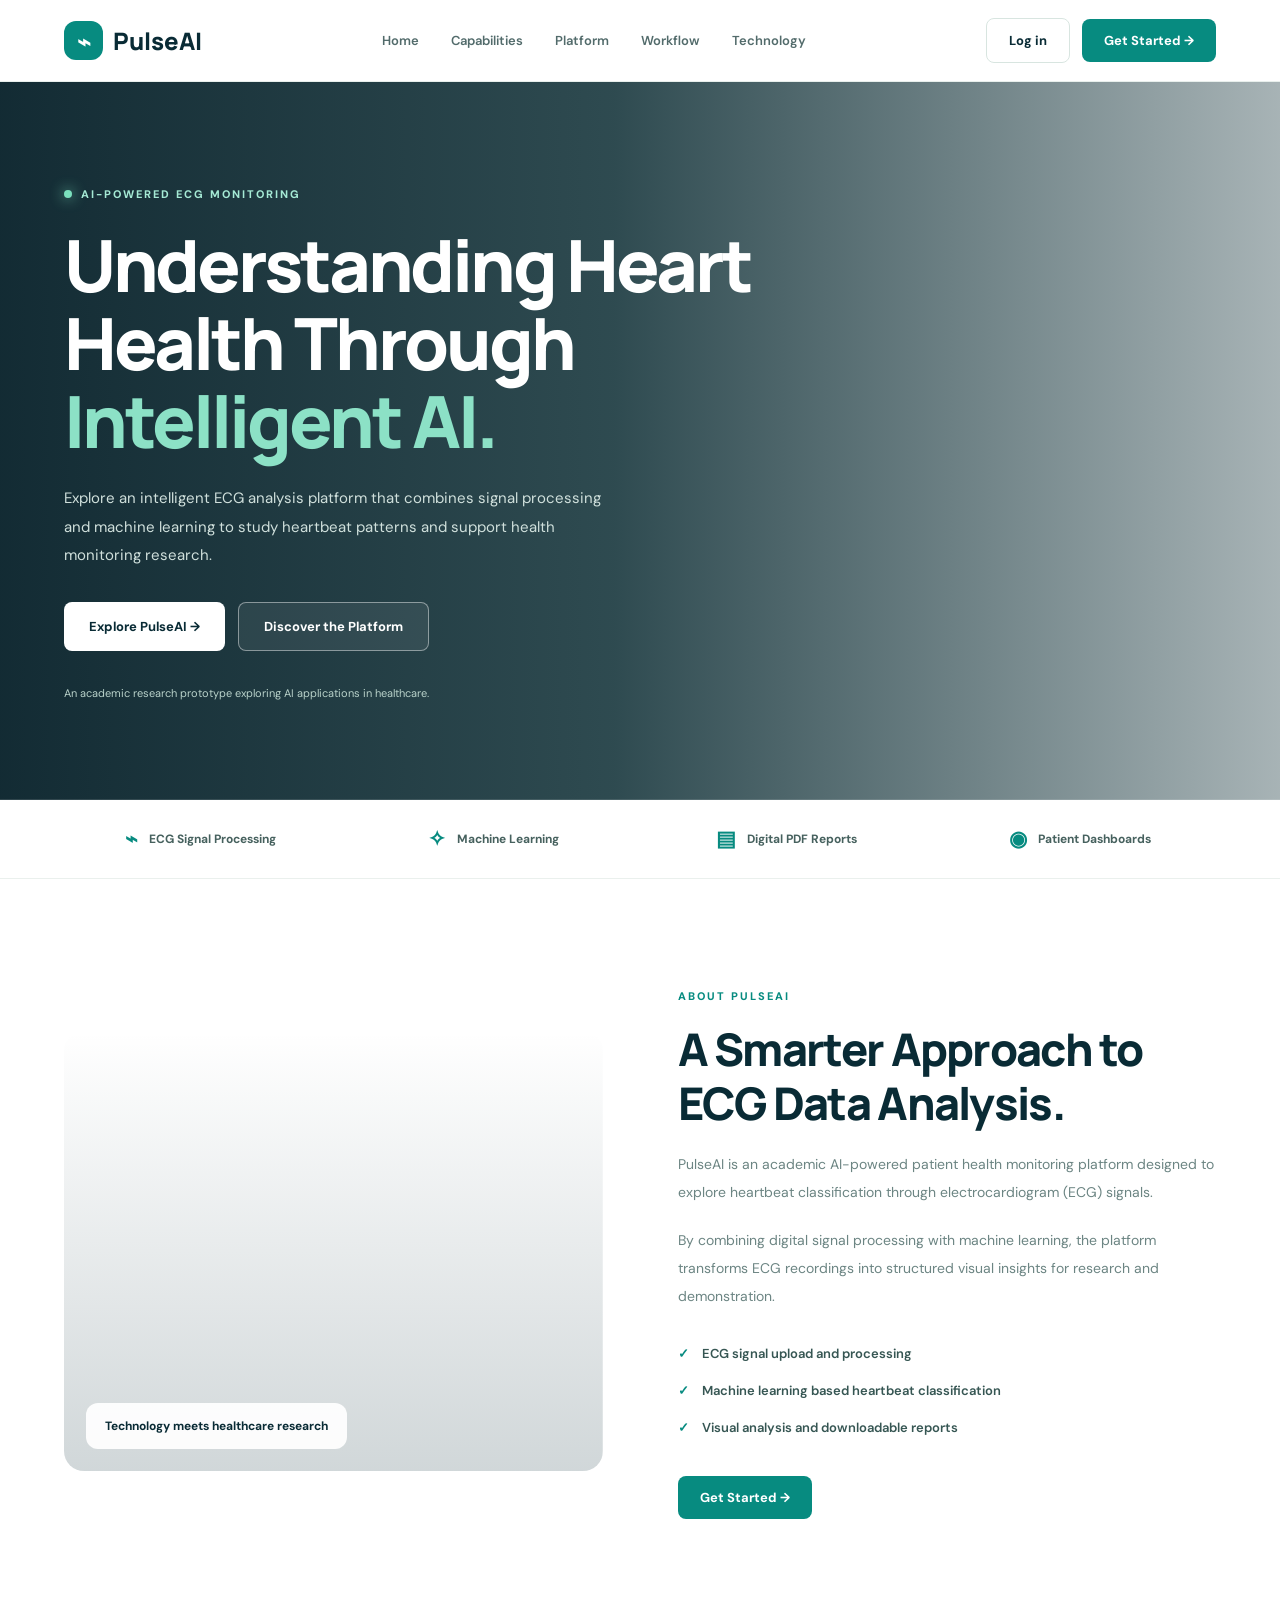
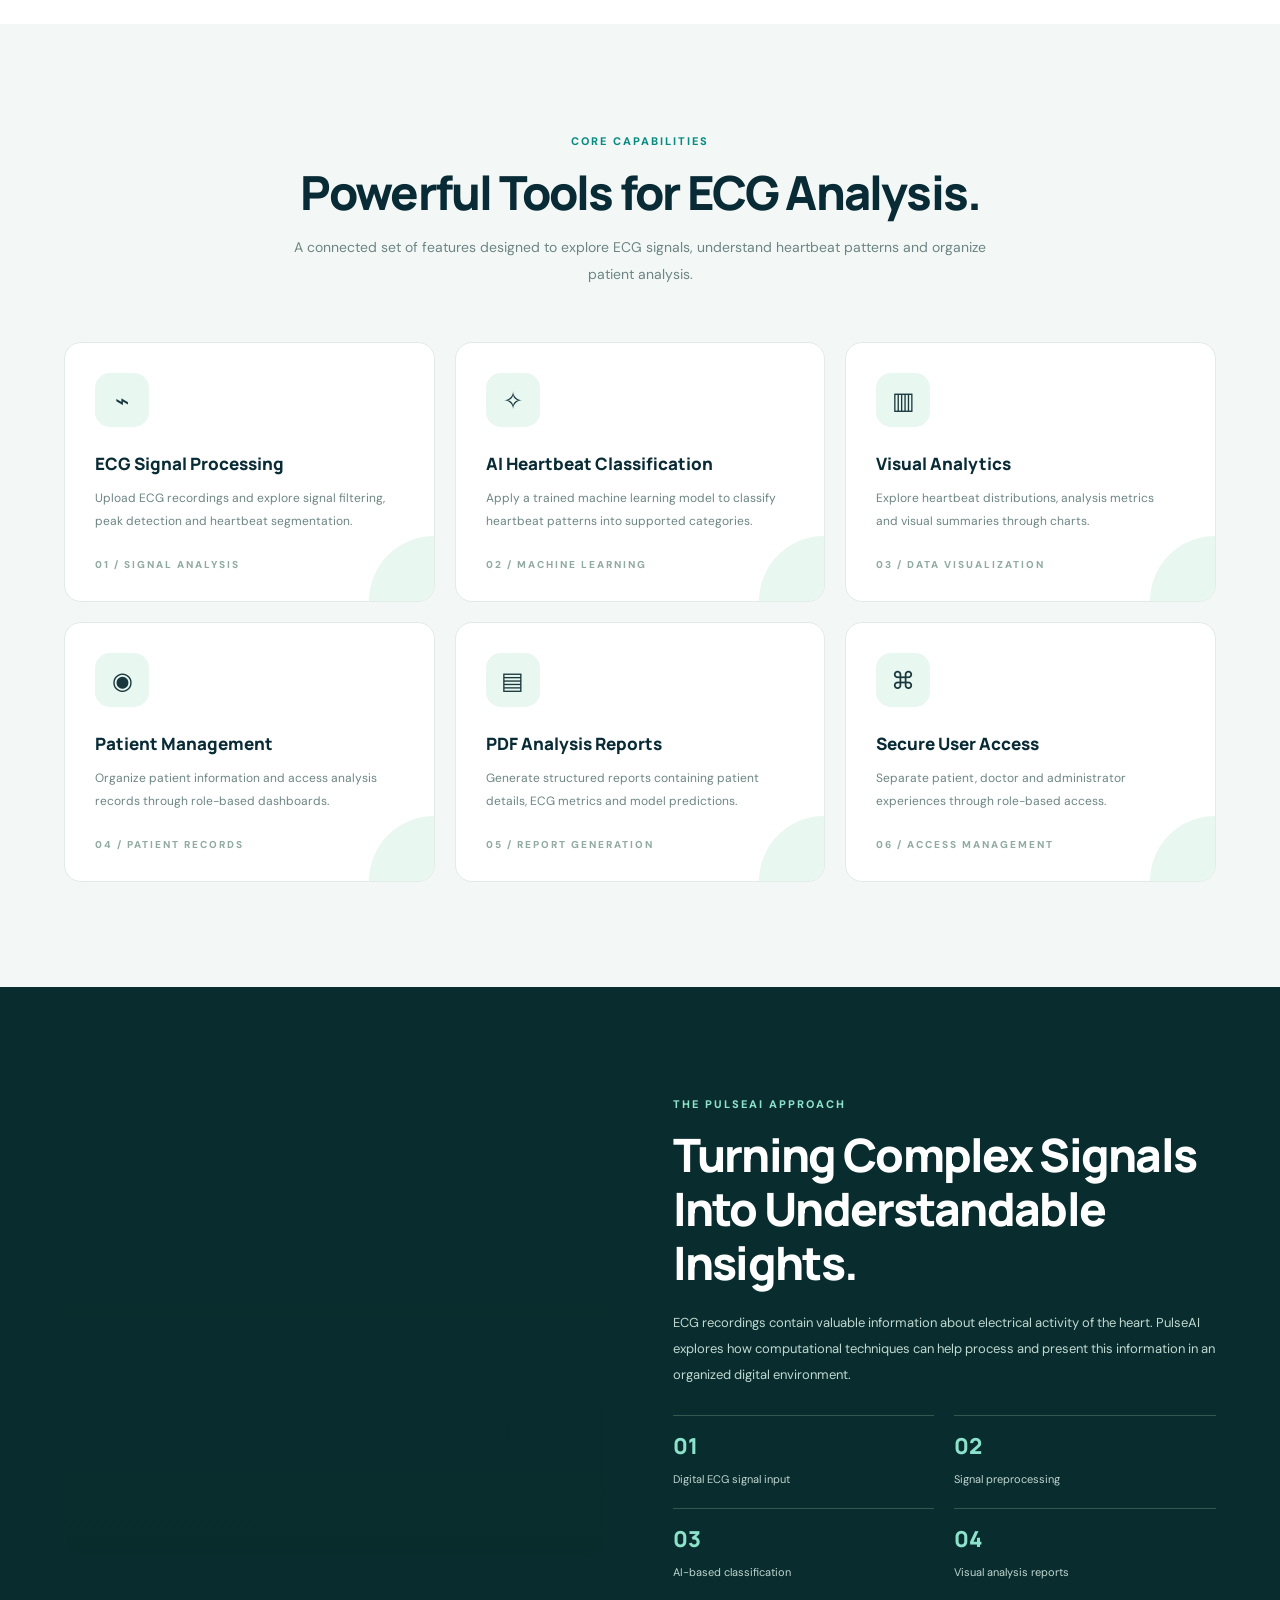
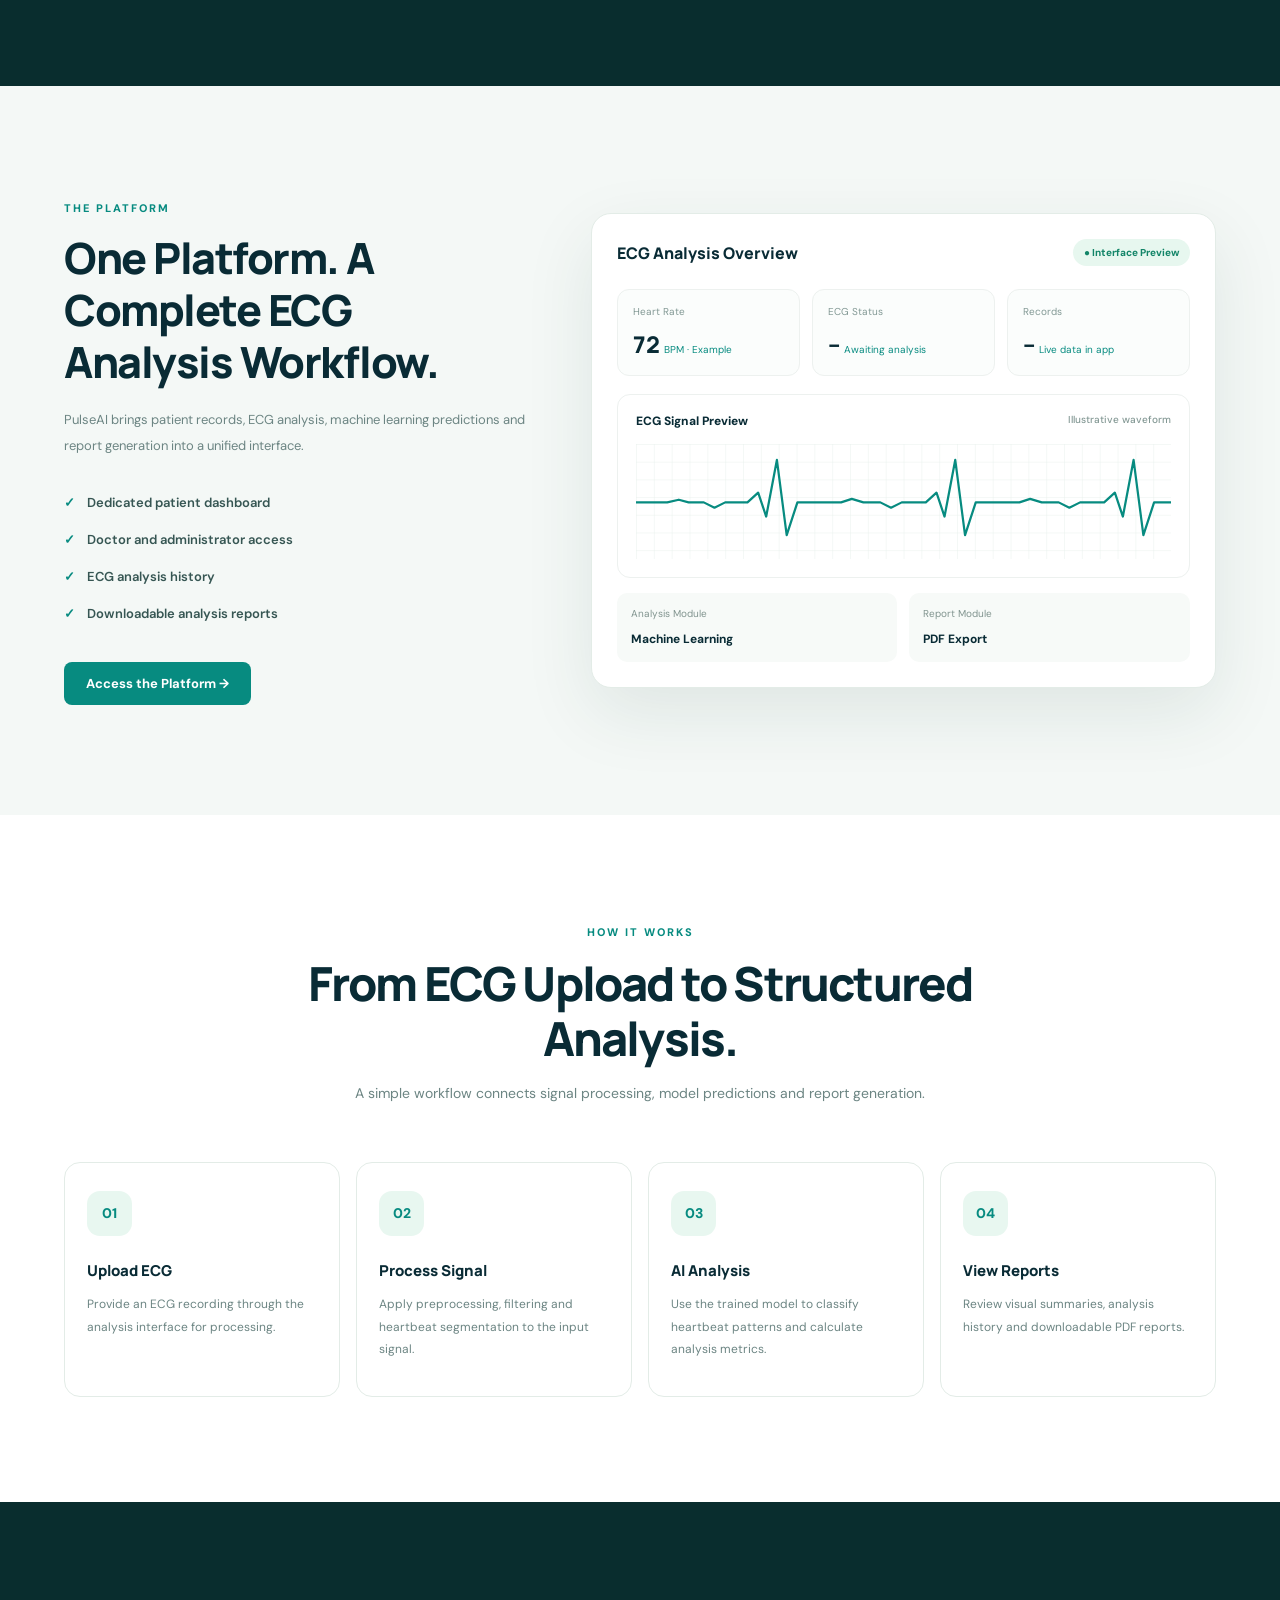
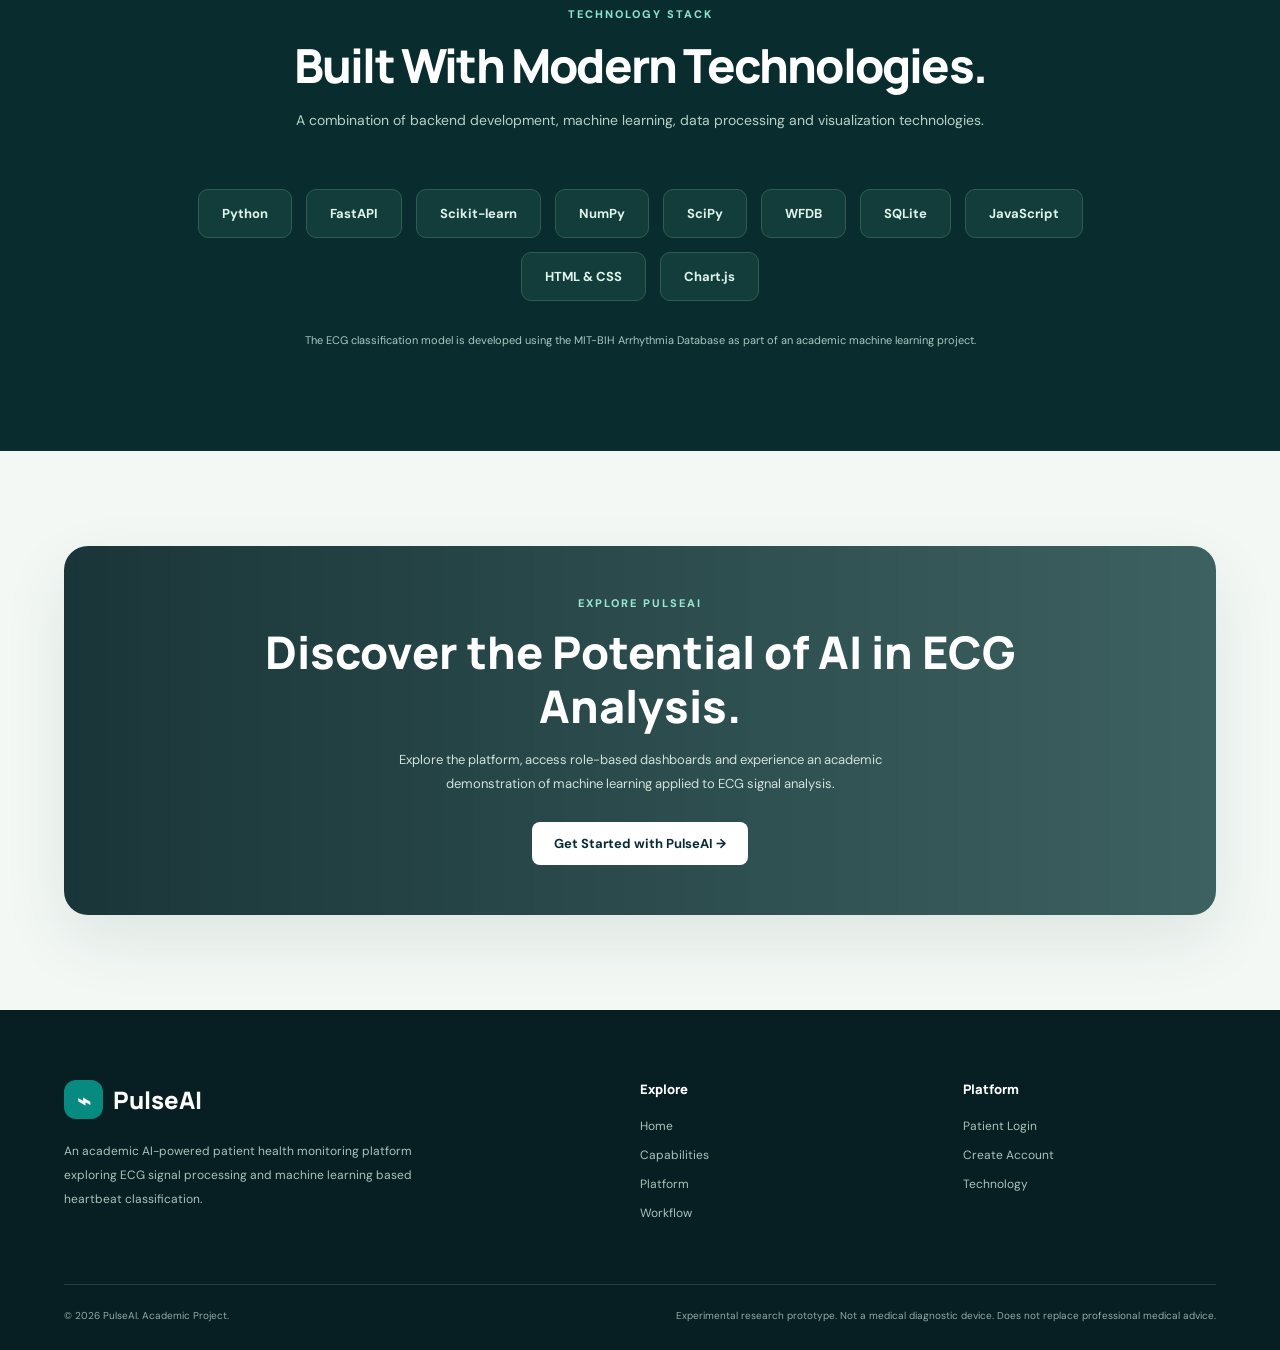
<file: app/templates/index.html>
<!DOCTYPE html>
<html lang="en">
<head>
<meta charset="UTF-8">
<meta name="viewport" content="width=device-width, initial-scale=1.0">
<title>PulseAI | Intelligent ECG Monitoring</title>
<meta name="description" content="PulseAI is an academic AI-powered ECG monitoring and heartbeat analysis platform.">

<link rel="preconnect" href="https://fonts.googleapis.com">
<link rel="preconnect" href="https://fonts.gstatic.com" crossorigin>
<link href="https://fonts.googleapis.com/css2?family=DM+Sans:wght@400;500;600;700;800&family=Manrope:wght@400;500;600;700;800&display=swap" rel="stylesheet">

<style>
:root{
    --navy:#092b35;
    --navy2:#103e46;
    --teal:#078b80;
    --mint:#9ce5ce;
    --light:#f3f8f6;
    --text:#19383d;
    --muted:#6c8583;
    --white:#fff;
}

*{margin:0;padding:0;box-sizing:border-box}
html{scroll-behavior:smooth}
body{
    font-family:'DM Sans',sans-serif;
    color:var(--text);
    background:white;
    overflow-x:hidden;
}
a{text-decoration:none;color:inherit}
button{font-family:inherit}
.container{width:min(1160px,90%);margin:auto}
.tag{
    display:inline-block;
    color:var(--teal);
    font-size:11px;
    font-weight:800;
    letter-spacing:2px;
    text-transform:uppercase;
}
.section-head{
    max-width:700px;
    margin:0 auto 55px;
    text-align:center;
}
.section-head h2{
    font:800 clamp(32px,4vw,47px)/1.16 'Manrope',sans-serif;
    letter-spacing:-1.8px;
    color:var(--navy);
    margin:15px 0;
}
.section-head p{
    color:var(--muted);
    font-size:14px;
    line-height:1.9;
}

/* NAVBAR */
.navbar{
    height:82px;
    position:sticky;
    top:0;
    z-index:100;
    background:rgba(255,255,255,.96);
    backdrop-filter:blur(15px);
    border-bottom:1px solid #e8efec;
}
.nav-inner{
    height:100%;
    display:flex;
    align-items:center;
    justify-content:space-between;
}
.brand{
    display:flex;
    align-items:center;
    gap:10px;
    font:800 24px 'Manrope',sans-serif;
    color:var(--navy);
}
.brand-icon{
    width:39px;height:39px;
    display:grid;place-items:center;
    border-radius:12px;
    background:var(--teal);
    color:white;font-size:23px;
}
.nav-links{
    display:flex;
    align-items:center;
    gap:32px;
}
.nav-links a{
    font-size:13px;
    font-weight:600;
    color:#526b6b;
    transition:.2s;
}
.nav-links a:hover{color:var(--teal)}
.nav-actions{display:flex;align-items:center;gap:12px}
.btn{
    display:inline-flex;
    align-items:center;
    justify-content:center;
    padding:13px 22px;
    border-radius:8px;
    font-size:13px;
    font-weight:700;
    transition:.25s;
    cursor:pointer;
}
.btn-outline{border:1px solid #d8e5e0;color:var(--navy)}
.btn-outline:hover{border-color:var(--teal);color:var(--teal)}
.btn-primary{background:var(--teal);color:white}
.btn-primary:hover{
    background:#066e67;
    transform:translateY(-2px);
    box-shadow:0 10px 25px #078b8030;
}
.menu-btn{
    display:none;
    background:none;border:0;
    font-size:27px;color:var(--navy);
    cursor:pointer;
}

/* HERO */
.hero{
    min-height:650px;
    position:relative;
    display:flex;
    align-items:center;
    color:white;
    background:
      linear-gradient(90deg,rgba(4,30,39,.94) 0%,rgba(4,38,45,.83) 48%,rgba(4,38,45,.35) 100%),
      url("https://images.unsplash.com/photo-1551076805-e1869033e561?auto=format&fit=crop&w=2000&q=85");
    background-size:cover;
    background-position:center;
}
.hero-content{
    position:relative;
    z-index:2;
    max-width:690px;
    padding:100px 0;
}
.hero-tag{
    display:inline-flex;
    gap:9px;
    align-items:center;
    color:#a5ead5;
    font-size:11px;
    font-weight:800;
    letter-spacing:2px;
    text-transform:uppercase;
    margin-bottom:25px;
}
.hero-tag span{
    width:8px;height:8px;border-radius:50%;
    background:#7be0bd;
    box-shadow:0 0 14px #7be0bd;
}
.hero h1{
    font:800 clamp(43px,6vw,72px)/1.08 'Manrope',sans-serif;
    letter-spacing:-3px;
    margin-bottom:25px;
}
.hero h1 em{font-style:normal;color:#8ce1c6}
.hero p{
    max-width:550px;
    color:#d0e0dc;
    font-size:15px;
    line-height:1.9;
    margin-bottom:32px;
}
.hero-actions{display:flex;gap:13px;flex-wrap:wrap}
.hero .btn{padding:15px 25px}
.btn-light{background:white;color:var(--navy)}
.btn-light:hover{background:#dff6ed;transform:translateY(-2px)}
.btn-glass{
    border:1px solid #ffffff70;
    color:white;
    background:#ffffff12;
}
.btn-glass:hover{background:#ffffff25}
.hero-note{
    margin-top:35px;
    color:#b9d2ca;
    font-size:11px;
}

/* TRUST STRIP */
.trust-strip{
    padding:25px 0;
    background:white;
    border-bottom:1px solid #eaf0ed;
}
.trust-grid{
    display:grid;
    grid-template-columns:repeat(4,1fr);
    gap:20px;
}
.trust-item{
    display:flex;
    align-items:center;
    justify-content:center;
    gap:11px;
    color:#46615e;
    font-size:12px;
    font-weight:700;
}
.trust-icon{font-size:21px;color:var(--teal)}

/* INTRO */
.intro{padding:105px 0;background:#fff}
.intro-grid{
    display:grid;
    grid-template-columns:1fr 1fr;
    align-items:center;
    gap:75px;
}
.intro-image{
    height:440px;
    border-radius:20px;
    background:
      linear-gradient(0deg,#092b3530,transparent),
      url("https://images.unsplash.com/photo-1576091160399-112ba8d25d1d?auto=format&fit=crop&w=1200&q=85");
    background-size:cover;
    background-position:center;
    position:relative;
}
.image-caption{
    position:absolute;
    bottom:22px;left:22px;
    padding:15px 19px;
    border-radius:12px;
    background:#ffffffed;
    color:var(--navy);
    font-size:12px;
    font-weight:700;
}
.intro-copy h2{
    font:800 clamp(32px,4vw,45px)/1.2 'Manrope',sans-serif;
    letter-spacing:-1.7px;
    margin:17px 0 20px;
    color:var(--navy);
}
.intro-copy p{
    font-size:14px;
    color:var(--muted);
    line-height:2;
    margin-bottom:20px;
}
.intro-list{list-style:none;margin:25px 0 30px}
.intro-list li{
    padding:10px 0;
    font-size:13px;
    font-weight:600;
    color:#365653;
}
.intro-list li span{color:var(--teal);margin-right:10px}

/* FEATURES */
.features{background:var(--light);padding:105px 0}
.feature-grid{
    display:grid;
    grid-template-columns:repeat(3,1fr);
    gap:20px;
}
.feature{
    padding:30px;
    min-height:245px;
    border:1px solid #e2ebe7;
    border-radius:17px;
    background:white;
    transition:.35s;
    position:relative;
    overflow:hidden;
}
.feature:after{
    content:"";
    position:absolute;
    width:130px;height:130px;
    border-radius:50%;
    background:#e8f7f0;
    right:-65px;bottom:-65px;
    transition:.35s;
}
.feature:hover{
    transform:translateY(-8px);
    box-shadow:0 22px 55px #143e3215;
    border-color:#9bd9c4;
}
.feature:hover:after{transform:scale(1.6)}
.feature-icon{
    width:54px;height:54px;
    border-radius:15px;
    display:grid;place-items:center;
    background:#e8f7f0;
    font-size:24px;
    margin-bottom:25px;
}
.feature h3{
    font:800 17px 'Manrope',sans-serif;
    margin-bottom:12px;
    color:var(--navy);
}
.feature p{
    font-size:12px;
    line-height:1.9;
    color:var(--muted);
    max-width:290px;
    position:relative;z-index:1;
}
.feature-no{
    margin-top:25px;
    font-size:10px;
    letter-spacing:2px;
    font-weight:800;
    color:#91aaa2;
}

/* MEDICAL BANNER */
.medical-banner{
    padding:105px 0;
    background:#092d2e;
    color:white;
}
.medical-banner-grid{
    display:grid;
    grid-template-columns:1fr 1fr;
    gap:65px;
    align-items:center;
}
.medical-banner-image{
    height:440px;
    border-radius:22px;
    background:
      linear-gradient(0deg,rgba(4,31,35,.12),transparent),
      url("https://images.unsplash.com/photo-1551076805-e1869033e561?auto=format&fit=crop&w=1200&q=85");
    background-size:cover;
    background-position:center;
}
.medical-banner-copy .tag{color:#8de2cb}
.medical-banner-copy h2{
    font:800 clamp(32px,4vw,46px)/1.18 'Manrope',sans-serif;
    letter-spacing:-1.7px;
    margin:15px 0 20px;
}
.medical-banner-copy p{
    color:#c0d8d0;
    font-size:13px;
    line-height:2;
    margin-bottom:27px;
}
.medical-points{
    display:grid;
    grid-template-columns:1fr 1fr;
    gap:20px;
}
.medical-point{
    border-top:1px solid #315750;
    padding-top:15px;
}
.medical-point strong{
    display:block;
    color:#8de2cb;
    font:800 22px 'Manrope',sans-serif;
    margin-bottom:6px;
}
.medical-point span{font-size:11px;color:#c1d6cf}

/* PLATFORM SHOWCASE */
.showcase{background:#f4f8f6;padding:110px 0}
.showcase-grid{
    display:grid;
    grid-template-columns:.85fr 1.15fr;
    gap:65px;
    align-items:center;
}
.showcase-copy h2{
    font:800 clamp(31px,3.7vw,43px)/1.2 'Manrope',sans-serif;
    letter-spacing:-1.5px;
    color:var(--navy);
    margin:15px 0 20px;
}
.showcase-copy p{
    color:var(--muted);
    font-size:13px;
    line-height:2;
    margin-bottom:25px;
}
.showcase-points{list-style:none;margin-bottom:30px}
.showcase-points li{
    padding:10px 0;
    font-size:13px;
    font-weight:600;
    color:#365653;
}
.showcase-points span{color:var(--teal);margin-right:9px}
.dashboard{
    background:white;
    border:1px solid #e3ece7;
    border-radius:20px;
    padding:25px;
    box-shadow:0 25px 70px #123f3218;
}
.dash-top{
    display:flex;
    justify-content:space-between;
    align-items:center;
    margin-bottom:23px;
}
.dash-top strong{
    color:var(--navy);
    font:800 16px 'Manrope',sans-serif;
}
.dash-status{
    background:#e7f7ef;
    color:#138568;
    border-radius:30px;
    padding:7px 11px;
    font-size:10px;
    font-weight:800;
}
.dash-cards{
    display:grid;
    grid-template-columns:repeat(3,1fr);
    gap:12px;
}
.dash-card{
    padding:15px;
    border:1px solid #edf1ef;
    border-radius:12px;
    background:#fbfdfc;
}
.dash-card span{
    display:block;
    font-size:10px;
    color:#829894;
    margin-bottom:10px;
}
.dash-card strong{
    font:800 23px 'Manrope',sans-serif;
    color:var(--navy);
}
.dash-card small{font-size:10px;color:#078b80}
.ecg-panel{
    margin-top:18px;
    border:1px solid #edf1ef;
    border-radius:13px;
    padding:18px;
}
.ecg-panel-title{
    display:flex;justify-content:space-between;
    color:var(--navy);
    font-size:12px;font-weight:800;
    margin-bottom:15px;
}
.ecg-panel-title small{color:#839894;font-weight:500}
.ecg-svg{width:100%;height:115px;display:block}
.dash-bottom{
    display:grid;
    grid-template-columns:1fr 1fr;
    gap:12px;
    margin-top:15px;
}
.dash-info{
    background:#f7faf8;
    border-radius:10px;
    padding:14px;
}
.dash-info span{display:block;font-size:10px;color:#81948f;margin-bottom:7px}
.dash-info strong{font-size:12px;color:var(--navy)}

/* WORKFLOW */
.workflow{padding:105px 0;background:white}
.steps{
    display:grid;
    grid-template-columns:repeat(4,1fr);
    gap:16px;
}
.step{
    padding:28px 22px;
    border:1px solid #e3ece7;
    border-radius:16px;
    min-height:235px;
    transition:.3s;
}
.step:hover{
    transform:translateY(-7px);
    box-shadow:0 18px 40px #143e3210;
    border-color:#8dcdb8;
}
.step-num{
    width:45px;height:45px;
    display:grid;place-items:center;
    border-radius:13px;
    background:#e8f7f0;
    color:var(--teal);
    font-size:14px;font-weight:800;
    margin-bottom:24px;
}
.step h3{
    font:800 15px 'Manrope',sans-serif;
    color:var(--navy);
    margin-bottom:12px;
}
.step p{font-size:12px;line-height:1.9;color:var(--muted)}

/* TECHNOLOGY */
.technology{
    padding:100px 0;
    background:#092d2e;
    color:white;
}
.technology .tag{color:#8de2cb}
.technology .section-head h2{color:white}
.technology .section-head p{color:#b7d1c8}
.tech-grid{
    max-width:900px;
    margin:auto;
    display:flex;
    justify-content:center;
    flex-wrap:wrap;
    gap:14px;
}
.tech{
    padding:15px 23px;
    background:#123d3b;
    border:1px solid #315b52;
    color:#e0f3eb;
    border-radius:10px;
    font-size:13px;
    font-weight:700;
    transition:.3s;
}
.tech:hover{
    background:#087f78;
    color:white;
    border-color:#8de2cb;
    transform:translateY(-3px);
}
.tech-note{
    max-width:700px;
    text-align:center;
    color:#a9c9bf;
    font-size:11px;
    line-height:1.8;
    margin:30px auto 0;
}

/* CTA */
.cta{padding:95px 0;background:#f3f8f5}
.cta-box{
    min-height:340px;
    display:flex;
    flex-direction:column;
    justify-content:center;
    align-items:center;
    text-align:center;
    padding:50px 25px;
    color:white;
    background:
      linear-gradient(90deg,rgba(4,34,38,.91),rgba(4,50,49,.76)),
      url("https://images.unsplash.com/photo-1579684385127-1ef15d508118?auto=format&fit=crop&w=1800&q=85");
    background-size:cover;
    background-position:center;
    border-radius:24px;
    box-shadow:0 25px 65px #123f3218;
}
.cta-box h2{
    font:800 clamp(30px,4vw,45px)/1.2 'Manrope',sans-serif;
    max-width:750px;
    margin:15px 0;
}
.cta-box p{
    max-width:570px;
    color:#d1e1dc;
    font-size:13px;
    line-height:1.9;
    margin-bottom:25px;
}
.cta-box .tag{color:#9be6cf}

/* FOOTER */
footer{
    background:#071f22;
    padding:70px 0 25px;
    color:white;
}
.footer-grid{
    display:grid;
    grid-template-columns:2fr 1fr 1fr;
    gap:70px;
}
.footer-brand .brand{color:white;margin-bottom:20px}
.footer-brand p{
    max-width:360px;
    color:#a9c3ba;
    font-size:12px;
    line-height:2;
}
.footer-col h4{
    font:800 13px 'Manrope',sans-serif;
    margin-bottom:20px;
}
.footer-col a{
    display:block;
    color:#a9c3ba;
    font-size:12px;
    margin-bottom:13px;
    transition:.2s;
}
.footer-col a:hover{color:#8de2cb;padding-left:5px}
.footer-bottom{
    border-top:1px solid #23403d;
    margin-top:50px;
    padding-top:22px;
    display:flex;
    justify-content:space-between;
    gap:20px;
    color:#91aca2;
    font-size:10px;
    line-height:1.8;
}

/* ANIMATIONS */
.reveal{
    opacity:0;
    transform:translateY(25px);
    transition:opacity .7s ease,transform .7s ease;
}
.reveal.visible{opacity:1;transform:translateY(0)}

/* RESPONSIVE */
@media(max-width:950px){
    .nav-links{gap:17px}
    .intro-grid,.medical-banner-grid{grid-template-columns:1fr;gap:40px}
    .showcase-grid{grid-template-columns:1fr;gap:40px}
    .medical-banner-image{height:350px}
    .steps{grid-template-columns:repeat(2,1fr)}
    .feature-grid{grid-template-columns:repeat(2,1fr)}
}
@media(max-width:760px){
    .navbar{height:72px}
    .menu-btn{display:block}
    .nav-links{
        display:none;
        position:absolute;
        top:72px;left:0;right:0;
        background:white;
        padding:22px 5%;
        flex-direction:column;
        align-items:flex-start;
        gap:22px;
        border-bottom:1px solid #e5eeea;
        box-shadow:0 15px 25px #092b3510;
    }
    .nav-links.open{display:flex}
    .nav-actions .btn-outline{display:none}
    .hero{min-height:620px;background-position:60% center}
    .hero-content{padding:80px 0}
    .hero h1{letter-spacing:-2px}
    .trust-grid{grid-template-columns:repeat(2,1fr);gap:20px}
    .intro{padding:75px 0}
    .intro-image{height:320px}
    .features,.workflow,.technology,.showcase{padding:75px 0}
    .feature-grid,.steps{grid-template-columns:1fr}
    .feature{min-height:220px}
    .medical-banner{padding:75px 0}
    .medical-banner-image{height:270px}
    .medical-banner-copy{text-align:center}
    .medical-points{text-align:left}
    .dashboard{padding:15px}
    .cta{padding:65px 0}
    .cta-box{padding:45px 20px}
    .footer-grid{grid-template-columns:1fr;gap:35px}
    .footer-bottom{flex-direction:column}
}
@media(max-width:420px){
    .brand{font-size:21px}
    .hero h1{font-size:42px}
    .hero-actions{flex-direction:column;align-items:stretch}
    .hero-actions .btn{width:100%}
    .dash-cards{gap:6px}
    .dash-card{padding:10px}
    .dash-card strong{font-size:19px}
    .dash-card span{font-size:9px}
}
</style>
</head>

<body>

<!-- NAVBAR -->
<header class="navbar">
    <div class="container nav-inner">
        <a href="/" class="brand">
            <span class="brand-icon">⌁</span>
            PulseAI
        </a>

        <nav class="nav-links" id="navLinks">
            <a href="#home">Home</a>
            <a href="#features">Capabilities</a>
            <a href="#platform">Platform</a>
            <a href="#workflow">Workflow</a>
            <a href="#technology">Technology</a>
        </nav>

        <div class="nav-actions">
            <a href="/auth" class="btn btn-outline">Log in</a>
            <a href="/auth" class="btn btn-primary">Get Started →</a>
        </div>

        <button class="menu-btn" onclick="toggleMenu()" aria-label="Toggle navigation">☰</button>
    </div>
</header>

<!-- HERO -->
<section class="hero" id="home">
    <div class="container">
        <div class="hero-content">
            <div class="hero-tag"><span></span> AI-POWERED ECG MONITORING</div>

            <h1>Understanding Heart Health Through <em>Intelligent AI.</em></h1>

            <p>
                Explore an intelligent ECG analysis platform that combines
                signal processing and machine learning to study heartbeat
                patterns and support health monitoring research.
            </p>

            <div class="hero-actions">
                <a href="/auth" class="btn btn-light">Explore PulseAI →</a>
                <a href="#platform" class="btn btn-glass">Discover the Platform</a>
            </div>

            <div class="hero-note">
                An academic research prototype exploring AI applications in healthcare.
            </div>
        </div>
    </div>
</section>

<!-- TRUST STRIP -->
<section class="trust-strip">
    <div class="container trust-grid">
        <div class="trust-item"><span class="trust-icon">⌁</span> ECG Signal Processing</div>
        <div class="trust-item"><span class="trust-icon">✧</span> Machine Learning</div>
        <div class="trust-item"><span class="trust-icon">▤</span> Digital PDF Reports</div>
        <div class="trust-item"><span class="trust-icon">◉</span> Patient Dashboards</div>
    </div>
</section>

<!-- INTRO -->
<section class="intro">
    <div class="container intro-grid">
        <div class="intro-image reveal">
            <div class="image-caption">Technology meets healthcare research</div>
        </div>

        <div class="intro-copy reveal">
            <span class="tag">ABOUT PULSEAI</span>
            <h2>A Smarter Approach to ECG Data Analysis.</h2>
            <p>
                PulseAI is an academic AI-powered patient health monitoring
                platform designed to explore heartbeat classification through
                electrocardiogram (ECG) signals.
            </p>
            <p>
                By combining digital signal processing with machine learning,
                the platform transforms ECG recordings into structured
                visual insights for research and demonstration.
            </p>

            <ul class="intro-list">
                <li><span>✓</span> ECG signal upload and processing</li>
                <li><span>✓</span> Machine learning based heartbeat classification</li>
                <li><span>✓</span> Visual analysis and downloadable reports</li>
            </ul>

            <a href="/auth" class="btn btn-primary">Get Started →</a>
        </div>
    </div>
</section>

<!-- CAPABILITIES -->
<section class="features" id="features">
    <div class="container">
        <div class="section-head reveal">
            <span class="tag">CORE CAPABILITIES</span>
            <h2>Powerful Tools for ECG Analysis.</h2>
            <p>
                A connected set of features designed to explore ECG signals,
                understand heartbeat patterns and organize patient analysis.
            </p>
        </div>

        <div class="feature-grid">
            <article class="feature reveal">
                <div class="feature-icon">⌁</div>
                <h3>ECG Signal Processing</h3>
                <p>Upload ECG recordings and explore signal filtering, peak detection and heartbeat segmentation.</p>
                <div class="feature-no">01 / SIGNAL ANALYSIS</div>
            </article>

            <article class="feature reveal">
                <div class="feature-icon">✧</div>
                <h3>AI Heartbeat Classification</h3>
                <p>Apply a trained machine learning model to classify heartbeat patterns into supported categories.</p>
                <div class="feature-no">02 / MACHINE LEARNING</div>
            </article>

            <article class="feature reveal">
                <div class="feature-icon">▥</div>
                <h3>Visual Analytics</h3>
                <p>Explore heartbeat distributions, analysis metrics and visual summaries through charts.</p>
                <div class="feature-no">03 / DATA VISUALIZATION</div>
            </article>

            <article class="feature reveal">
                <div class="feature-icon">◉</div>
                <h3>Patient Management</h3>
                <p>Organize patient information and access analysis records through role-based dashboards.</p>
                <div class="feature-no">04 / PATIENT RECORDS</div>
            </article>

            <article class="feature reveal">
                <div class="feature-icon">▤</div>
                <h3>PDF Analysis Reports</h3>
                <p>Generate structured reports containing patient details, ECG metrics and model predictions.</p>
                <div class="feature-no">05 / REPORT GENERATION</div>
            </article>

            <article class="feature reveal">
                <div class="feature-icon">⌘</div>
                <h3>Secure User Access</h3>
                <p>Separate patient, doctor and administrator experiences through role-based access.</p>
                <div class="feature-no">06 / ACCESS MANAGEMENT</div>
            </article>
        </div>
    </div>
</section>

<!-- MEDICAL IMAGE BANNER -->
<section class="medical-banner">
    <div class="container medical-banner-grid">
        <div class="medical-banner-image reveal"></div>

        <div class="medical-banner-copy reveal">
            <span class="tag">THE PULSEAI APPROACH</span>
            <h2>Turning Complex Signals Into Understandable Insights.</h2>
            <p>
                ECG recordings contain valuable information about electrical
                activity of the heart. PulseAI explores how computational
                techniques can help process and present this information
                in an organized digital environment.
            </p>

            <div class="medical-points">
                <div class="medical-point">
                    <strong>01</strong>
                    <span>Digital ECG signal input</span>
                </div>
                <div class="medical-point">
                    <strong>02</strong>
                    <span>Signal preprocessing</span>
                </div>
                <div class="medical-point">
                    <strong>03</strong>
                    <span>AI-based classification</span>
                </div>
                <div class="medical-point">
                    <strong>04</strong>
                    <span>Visual analysis reports</span>
                </div>
            </div>
        </div>
    </div>
</section>

<!-- PLATFORM SHOWCASE -->
<section class="showcase" id="platform">
    <div class="container showcase-grid">
        <div class="showcase-copy reveal">
            <span class="tag">THE PLATFORM</span>
            <h2>One Platform. A Complete ECG Analysis Workflow.</h2>
            <p>
                PulseAI brings patient records, ECG analysis, machine learning
                predictions and report generation into a unified interface.
            </p>

            <ul class="showcase-points">
                <li><span>✓</span> Dedicated patient dashboard</li>
                <li><span>✓</span> Doctor and administrator access</li>
                <li><span>✓</span> ECG analysis history</li>
                <li><span>✓</span> Downloadable analysis reports</li>
            </ul>

            <a href="/auth" class="btn btn-primary">Access the Platform →</a>
        </div>

        <div class="dashboard reveal">
            <div class="dash-top">
                <strong>ECG Analysis Overview</strong>
                <span class="dash-status">● Interface Preview</span>
            </div>

            <div class="dash-cards">
                <div class="dash-card">
                    <span>Heart Rate</span>
                    <strong>72</strong>
                    <small>BPM · Example</small>
                </div>
                <div class="dash-card">
                    <span>ECG Status</span>
                    <strong>--</strong>
                    <small>Awaiting analysis</small>
                </div>
                <div class="dash-card">
                    <span>Records</span>
                    <strong>--</strong>
                    <small>Live data in app</small>
                </div>
            </div>

            <div class="ecg-panel">
                <div class="ecg-panel-title">
                    ECG Signal Preview
                    <small>Illustrative waveform</small>
                </div>

                <svg class="ecg-svg" viewBox="0 0 600 130" preserveAspectRatio="none">
                    <defs>
                        <pattern id="grid" width="20" height="20" patternUnits="userSpaceOnUse">
                            <path d="M 20 0 L 0 0 0 20" fill="none" stroke="#e8f0ec" stroke-width="1"/>
                        </pattern>
                    </defs>
                    <rect width="600" height="130" fill="url(#grid)"/>
                    <path d="M0 66 L35 66 L48 63 L59 66 L76 66 L88 72 L100 66 L125 66 L137 55 L146 82 L158 18 L169 103 L181 66 L205 66 L230 66 L242 62 L255 66 L274 66 L286 72 L298 66 L325 66 L337 55 L346 82 L358 18 L369 103 L381 66 L405 66 L430 66 L442 62 L455 66 L474 66 L486 72 L498 66 L525 66 L537 55 L546 82 L558 18 L569 103 L581 66 L600 66"
                          fill="none" stroke="#078b80" stroke-width="2.5" stroke-linejoin="round"/>
                </svg>
            </div>

            <div class="dash-bottom">
                <div class="dash-info">
                    <span>Analysis Module</span>
                    <strong>Machine Learning</strong>
                </div>
                <div class="dash-info">
                    <span>Report Module</span>
                    <strong>PDF Export</strong>
                </div>
            </div>
        </div>
    </div>
</section>

<!-- WORKFLOW -->
<section class="workflow" id="workflow">
    <div class="container">
        <div class="section-head reveal">
            <span class="tag">HOW IT WORKS</span>
            <h2>From ECG Upload to Structured Analysis.</h2>
            <p>A simple workflow connects signal processing, model predictions and report generation.</p>
        </div>

        <div class="steps">
            <article class="step reveal">
                <div class="step-num">01</div>
                <h3>Upload ECG</h3>
                <p>Provide an ECG recording through the analysis interface for processing.</p>
            </article>

            <article class="step reveal">
                <div class="step-num">02</div>
                <h3>Process Signal</h3>
                <p>Apply preprocessing, filtering and heartbeat segmentation to the input signal.</p>
            </article>

            <article class="step reveal">
                <div class="step-num">03</div>
                <h3>AI Analysis</h3>
                <p>Use the trained model to classify heartbeat patterns and calculate analysis metrics.</p>
            </article>

            <article class="step reveal">
                <div class="step-num">04</div>
                <h3>View Reports</h3>
                <p>Review visual summaries, analysis history and downloadable PDF reports.</p>
            </article>
        </div>
    </div>
</section>

<!-- TECHNOLOGY -->
<section class="technology" id="technology">
    <div class="container">
        <div class="section-head reveal">
            <span class="tag">TECHNOLOGY STACK</span>
            <h2>Built With Modern Technologies.</h2>
            <p>
                A combination of backend development, machine learning,
                data processing and visualization technologies.
            </p>
        </div>

        <div class="tech-grid reveal">
            <div class="tech">Python</div>
            <div class="tech">FastAPI</div>
            <div class="tech">Scikit-learn</div>
            <div class="tech">NumPy</div>
            <div class="tech">SciPy</div>
            <div class="tech">WFDB</div>
            <div class="tech">SQLite</div>
            <div class="tech">JavaScript</div>
            <div class="tech">HTML & CSS</div>
            <div class="tech">Chart.js</div>
        </div>

        <p class="tech-note">
            The ECG classification model is developed using the MIT-BIH
            Arrhythmia Database as part of an academic machine learning project.
        </p>
    </div>
</section>

<!-- CTA -->
<section class="cta">
    <div class="container">
        <div class="cta-box reveal">
            <span class="tag">EXPLORE PULSEAI</span>
            <h2>Discover the Potential of AI in ECG Analysis.</h2>
            <p>
                Explore the platform, access role-based dashboards and
                experience an academic demonstration of machine learning
                applied to ECG signal analysis.
            </p>
            <a href="/auth" class="btn btn-light">Get Started with PulseAI →</a>
        </div>
    </div>
</section>

<!-- FOOTER -->
<footer>
    <div class="container">
        <div class="footer-grid">
            <div class="footer-brand">
                <a href="/" class="brand">
                    <span class="brand-icon">⌁</span>
                    PulseAI
                </a>
                <p>
                    An academic AI-powered patient health monitoring platform
                    exploring ECG signal processing and machine learning
                    based heartbeat classification.
                </p>
            </div>

            <div class="footer-col">
                <h4>Explore</h4>
                <a href="#home">Home</a>
                <a href="#features">Capabilities</a>
                <a href="#platform">Platform</a>
                <a href="#workflow">Workflow</a>
            </div>

            <div class="footer-col">
                <h4>Platform</h4>
                <a href="/auth">Patient Login</a>
                <a href="/auth">Create Account</a>
                <a href="#technology">Technology</a>
            </div>
        </div>

        <div class="footer-bottom">
            <span>© 2026 PulseAI. Academic Project.</span>
            <span>
                Experimental research prototype. Not a medical diagnostic
                device. Does not replace professional medical advice.
            </span>
        </div>
    </div>
</footer>

<script>
function toggleMenu(){
    document.getElementById("navLinks").classList.toggle("open");
}

document.querySelectorAll(".nav-links a").forEach(link=>{
    link.addEventListener("click",()=>{
        document.getElementById("navLinks").classList.remove("open");
    });
});

const observer = new IntersectionObserver(entries=>{
    entries.forEach(entry=>{
        if(entry.isIntersecting){
            entry.target.classList.add("visible");
            observer.unobserve(entry.target);
        }
    });
},{threshold:0.12});

document.querySelectorAll(".reveal").forEach(element=>{
    observer.observe(element);
});
</script>

</body>
</html>
</file>
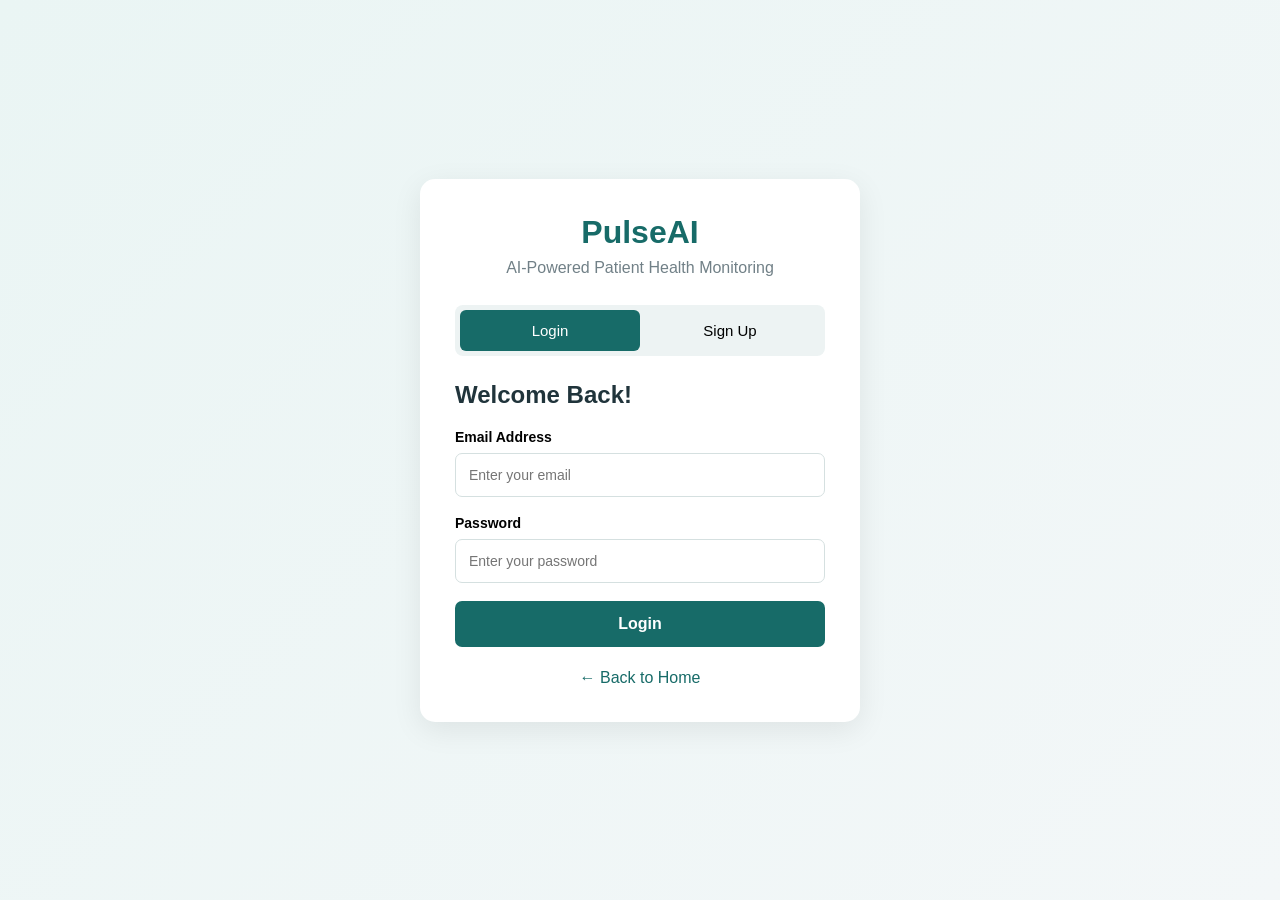
<file: app/templates/auth.html>
<!DOCTYPE html>
<html lang="en">
<head>
    <meta charset="UTF-8">
    <meta name="viewport" content="width=device-width, initial-scale=1.0">
    <title>PulseAI | Authentication</title>

    <style>
        * {
            margin: 0;
            padding: 0;
            box-sizing: border-box;
            font-family: Arial, sans-serif;
        }

        body {
            min-height: 100vh;
            background: linear-gradient(135deg, #eaf5f4, #f3f7f8);
            display: flex;
            justify-content: center;
            align-items: center;
            padding: 20px;
        }

        .container {
            width: 100%;
            max-width: 440px;
            background: white;
            padding: 35px;
            border-radius: 15px;
            box-shadow: 0 8px 30px rgba(0,0,0,0.08);
        }

        .logo {
            text-align: center;
            color: #176b68;
            font-size: 32px;
            font-weight: bold;
            margin-bottom: 8px;
        }

        .subtitle {
            text-align: center;
            color: #718087;
            margin-bottom: 28px;
        }

        .tabs {
            display: flex;
            background: #edf3f3;
            padding: 5px;
            border-radius: 8px;
            margin-bottom: 25px;
        }

        .tabs button {
            width: 50%;
            padding: 12px;
            border: none;
            cursor: pointer;
            border-radius: 6px;
            background: transparent;
            font-size: 15px;
        }

        .tabs button.active {
            background: #176b68;
            color: white;
        }

        .form {
            display: none;
        }

        .form.active {
            display: block;
        }

        h2 {
            margin-bottom: 20px;
            color: #20343b;
        }

        label {
            display: block;
            margin-bottom: 8px;
            font-weight: bold;
            font-size: 14px;
        }

        input {
            width: 100%;
            padding: 13px;
            margin-bottom: 18px;
            border: 1px solid #d5e0e0;
            border-radius: 7px;
            outline: none;
            font-size: 14px;
        }

        input:focus {
            border-color: #176b68;
        }

        .submit-btn {
            width: 100%;
            padding: 14px;
            background: #176b68;
            color: white;
            border: none;
            border-radius: 7px;
            cursor: pointer;
            font-size: 16px;
            font-weight: bold;
        }

        .submit-btn:hover {
            background: #125653;
        }

        .message {
            margin-top: 15px;
            padding: 10px;
            border-radius: 6px;
            font-size: 14px;
            display: none;
            line-height: 1.5;
        }

        .success {
            display: block;
            background: #e5f6ed;
            color: #168451;
        }

        .error {
            display: block;
            background: #fdeaea;
            color: #c0392b;
        }

        .back {
            text-align: center;
            margin-top: 22px;
        }

        .back a {
            color: #176b68;
            text-decoration: none;
        }
    </style>
</head>

<body>

<div class="container">

    <div class="logo">PulseAI</div>

    <p class="subtitle">
        AI-Powered Patient Health Monitoring
    </p>

    <div class="tabs">
        <button id="loginTab" class="active"
            onclick="showForm('login')">
            Login
        </button>

        <button id="signupTab"
            onclick="showForm('signup')">
            Sign Up
        </button>
    </div>

    <!-- LOGIN FORM -->

    <form id="loginForm" class="form active">

        <h2>Welcome Back!</h2>

        <label>Email Address</label>
        <input
            type="email"
            id="loginEmail"
            placeholder="Enter your email"
            required
        >

        <label>Password</label>
        <input
            type="password"
            id="loginPassword"
            placeholder="Enter your password"
            required
        >

        <button type="submit" class="submit-btn">
            Login
        </button>

        <div id="loginMessage" class="message"></div>

    </form>


    <!-- SIGNUP FORM -->

    <form id="signupForm" class="form">

        <h2>Create Account</h2>

        <label>Full Name</label>
        <input
            type="text"
            id="signupName"
            placeholder="Enter your full name"
            required
        >

        <label>Email Address</label>
        <input
            type="email"
            id="signupEmail"
            placeholder="Enter your email"
            required
        >

        <label>Password</label>
        <input
            type="password"
            id="signupPassword"
            placeholder="Minimum 8 characters"
            minlength="8"
            required
        >

        <button type="submit" class="submit-btn">
            Create Account
        </button>

        <div id="signupMessage" class="message"></div>

    </form>

    <div class="back">
        <a href="/">← Back to Home</a>
    </div>

</div>


<script>

    function showForm(type) {

        document.getElementById("loginForm")
            .classList.toggle("active", type === "login");

        document.getElementById("signupForm")
            .classList.toggle("active", type === "signup");

        document.getElementById("loginTab")
            .classList.toggle("active", type === "login");

        document.getElementById("signupTab")
            .classList.toggle("active", type === "signup");

    }


    function showMessage(elementId, message, type) {

        const element = document.getElementById(elementId);

        element.textContent = message;
        element.className = "message " + type;

    }


    // LOGIN API

    document.getElementById("loginForm")
        .addEventListener("submit", async function(event) {

        event.preventDefault();

        const email = document.getElementById("loginEmail").value;
        const password = document.getElementById("loginPassword").value;

        const button = this.querySelector("button[type='submit']");
        button.disabled = true;
        button.textContent = "Logging in...";

        try {

            const response = await fetch("/api/auth/login", {
                method: "POST",
                headers: {
                    "Content-Type": "application/json"
                },
                body: JSON.stringify({
                    email: email,
                    password: password
                })
            });

            const data = await response.json();

            if (response.ok) {

                showMessage(
                    "loginMessage",
                    "Login successful! Redirecting...",
                    "success"
                );

                window.location.href = "/dashboard";

            } else {

                showMessage(
                    "loginMessage",
                    data.detail || "Login failed. Check your credentials.",
                    "error"
                );

            }

        } catch (error) {

            showMessage(
                "loginMessage",
                "Server connection failed. Please try again.",
                "error"
            );

        } finally {

            button.disabled = false;
            button.textContent = "Login";

        }

    });


    // SIGNUP API

    document.getElementById("signupForm")
        .addEventListener("submit", async function(event) {

        event.preventDefault();

        const name = document.getElementById("signupName").value;
        const email = document.getElementById("signupEmail").value;
        const password = document.getElementById("signupPassword").value;

        const button = this.querySelector("button[type='submit']");
        button.disabled = true;
        button.textContent = "Creating Account...";

        try {

            const response = await fetch("/api/auth/signup", {
                method: "POST",
                headers: {
                    "Content-Type": "application/json"
                },
                body: JSON.stringify({
                    name: name,
                    email: email,
                    password: password
                })
            });

            const data = await response.json();

            if (response.ok) {

                showMessage(
                    "signupMessage",
                    "Account created successfully! Please login.",
                    "success"
                );

                document.getElementById("signupForm").reset();

            } else {

                showMessage(
                    "signupMessage",
                    data.detail || "Signup failed. Please try again.",
                    "error"
                );

            }

        } catch (error) {

            showMessage(
                "signupMessage",
                "Server connection failed. Please try again.",
                "error"
            );

        } finally {

            button.disabled = false;
            button.textContent = "Create Account";

        }

    });

</script>

</body>
</html>
</file>
